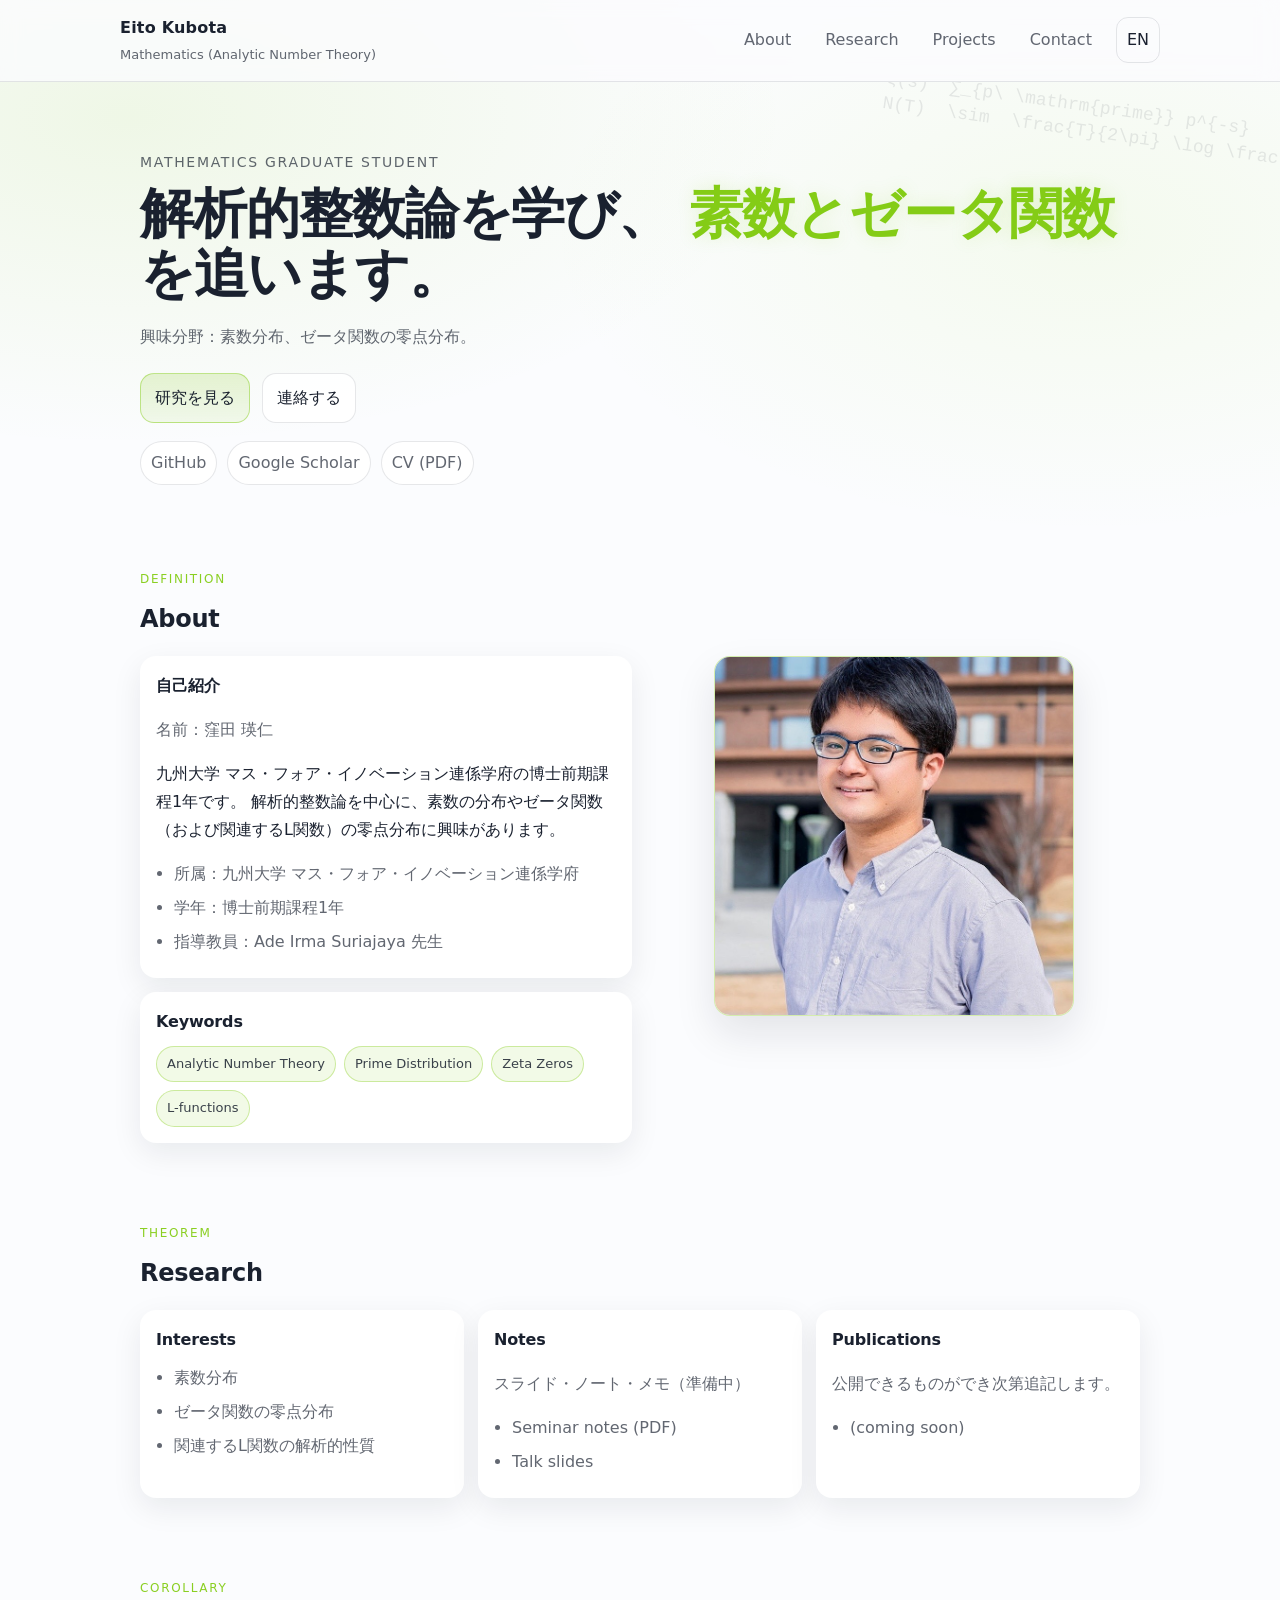
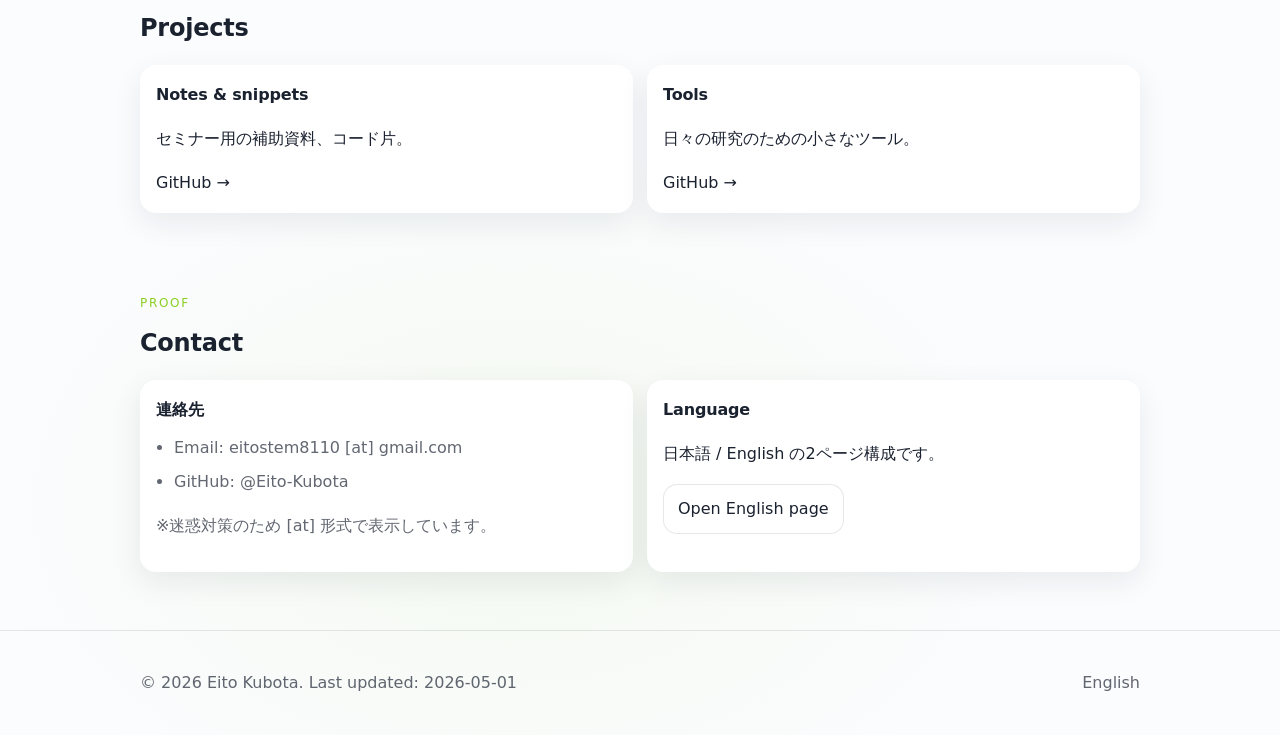
<file: index.html>
<!doctype html>
<html lang="ja">
<head>
  <meta charset="utf-8" />
  <meta name="viewport" content="width=device-width, initial-scale=1" />
  <title>Eito Kubota | 解析的整数論</title>
  <meta name="description" content="解析的整数論を研究する数学系大学院生の個人サイト" />
  <link rel="canonical" href="./" />
  <link rel="alternate" hreflang="en" href="./en/" />
  <link rel="stylesheet" href="./assets/styles.css" />
</head>
<body>
  <a class="skip-link" href="#main">本文へスキップ</a>

  <header class="site-header">
    <div class="container header-inner">
      <div class="brand">
        <a class="brand-link" href="./">Eito Kubota</a>
        <span class="brand-sub">Mathematics (Analytic Number Theory)</span>
      </div>
      <nav class="nav" aria-label="Primary">
        <a href="#about">About</a>
        <a href="#research">Research</a>
        <a href="#projects">Projects</a>
        <a href="#contact">Contact</a>
        <a class="lang-switch" href="./en/" lang="en" aria-label="Switch to English">EN</a>
      </nav>
    </div>
  </header>

  <main id="main">
    <section class="hero">
      <div class="container">
        <p class="kicker">Mathematics Graduate Student</p>
        <h1 class="hero-title">解析的整数論を学び、
          <span class="accent">素数とゼータ関数</span>を追います。</h1>
        <p class="hero-lead">
          興味分野：素数分布、ゼータ関数の零点分布。
        </p>
        <div class="hero-actions">
          <a class="btn btn-primary" href="#research">研究を見る</a>
          <a class="btn btn-ghost" href="#contact">連絡する</a>
        </div>
        <div class="hero-meta" aria-label="Quick links">
          <a class="pill" href="https://github.com/Eito-Kubota" target="_blank" rel="noreferrer">GitHub</a>
          <a class="pill" href="#" aria-disabled="true" title="後で追加できます">Google Scholar</a>
          <a class="pill" href="#" aria-disabled="true" title="後で追加できます">CV (PDF)</a>
        </div>
      </div>
      <div class="bg-math" aria-hidden="true">ζ(s)  ∑_{p\ \mathrm{prime}} p^{-s}
N(T)  \sim  \frac{T}{2\pi} \log \frac{T}{2\pi}
      </div>
    </section>

    <section id="about" class="section">
      <div class="container">
        <div class="section-head">
          <p class="label">Definition</p>
          <h2>About</h2>
        </div>

        <div class="about-grid">
          <div class="about-stack">
            <div class="card">
              <h3>自己紹介</h3>
              <p class="muted">名前：窪田 瑛仁</p>
              <p>
                九州大学 マス・フォア・イノベーション連係学府の博士前期課程1年です。
                解析的整数論を中心に、素数の分布やゼータ関数（および関連するL関数）の零点分布に興味があります。
              </p>
              <ul class="list">
                <li>所属：九州大学 マス・フォア・イノベーション連係学府</li>
                <li>学年：博士前期課程1年</li>
                <li>指導教員：Ade Irma Suriajaya 先生</li>
              </ul>
            </div>

            <div class="card">
              <h3>Keywords</h3>
              <ul class="tags" aria-label="Research keywords">
                <li>Analytic Number Theory</li>
                <li>Prime Distribution</li>
                <li>Zeta Zeros</li>
                <li>L-functions</li>
              </ul>
            </div>
          </div>

          <div class="about-photo">
            <img class="avatar" src="./assets/profile.jpg" alt="窪田 瑛仁のプロフィール写真" loading="lazy" decoding="async" />
          </div>
        </div>
      </div>
    </section>

    <section id="research" class="section">
      <div class="container">
        <div class="section-head">
          <p class="label">Theorem</p>
          <h2>Research</h2>
        </div>

        <div class="grid-3">
          <article class="card">
            <h3>Interests</h3>
            <ul class="list">
              <li>素数分布</li>
              <li>ゼータ関数の零点分布</li>
              <li>関連するL関数の解析的性質</li>
            </ul>
          </article>
          <article class="card">
            <h3>Notes</h3>
            <p class="muted">スライド・ノート・メモ（準備中）</p>
            <ul class="list">
              <li><a href="#" aria-disabled="true">Seminar notes (PDF)</a></li>
              <li><a href="#" aria-disabled="true">Talk slides</a></li>
            </ul>
          </article>
          <article class="card">
            <h3>Publications</h3>
            <p class="muted">公開できるものができ次第追記します。</p>
            <ul class="list">
              <li><span class="muted">(coming soon)</span></li>
            </ul>
          </article>
        </div>
      </div>
    </section>

    <section id="projects" class="section">
      <div class="container">
        <div class="section-head">
          <p class="label">Corollary</p>
          <h2>Projects</h2>
        </div>

        <div class="grid-2">
          <article class="card project">
            <h3>Notes & snippets</h3>
            <p>セミナー用の補助資料、コード片。</p>
            <p class="links"><a href="https://github.com/Eito-Kubota" target="_blank" rel="noreferrer">GitHub →</a></p>
          </article>
          <article class="card project">
            <h3>Tools</h3>
            <p>日々の研究のための小さなツール。</p>
            <p class="links"><a href="https://github.com/Eito-Kubota" target="_blank" rel="noreferrer">GitHub →</a></p>
          </article>
        </div>
      </div>
    </section>

    <section id="contact" class="section">
      <div class="container">
        <div class="section-head">
          <p class="label">Proof</p>
          <h2>Contact</h2>
        </div>

        <div class="grid-2">
          <div class="card">
            <h3>連絡先</h3>
            <ul class="list">
              <li>Email: <span class="muted">eitostem8110 [at] gmail.com</span></li>
              <li>GitHub: <a href="https://github.com/Eito-Kubota" target="_blank" rel="noreferrer">@Eito-Kubota</a></li>
            </ul>
            <p class="muted">※迷惑対策のため [at] 形式で表示しています。</p>
          </div>
          <div class="card">
            <h3>Language</h3>
            <p>日本語 / English の2ページ構成です。</p>
            <div class="hero-actions">
              <a class="btn btn-ghost" href="./en/" lang="en">Open English page</a>
            </div>
          </div>
        </div>
      </div>
    </section>
  </main>

  <footer class="site-footer">
    <div class="container footer-inner">
      <p class="muted">© <span id="y"></span> Eito Kubota. Last updated: 2026-05-01</p>
      <p class="muted"><a href="./en/" lang="en">English</a></p>
    </div>
  </footer>

  <script>
    document.getElementById('y').textContent = new Date().getFullYear();
  </script>
</body>
</html>
</file>
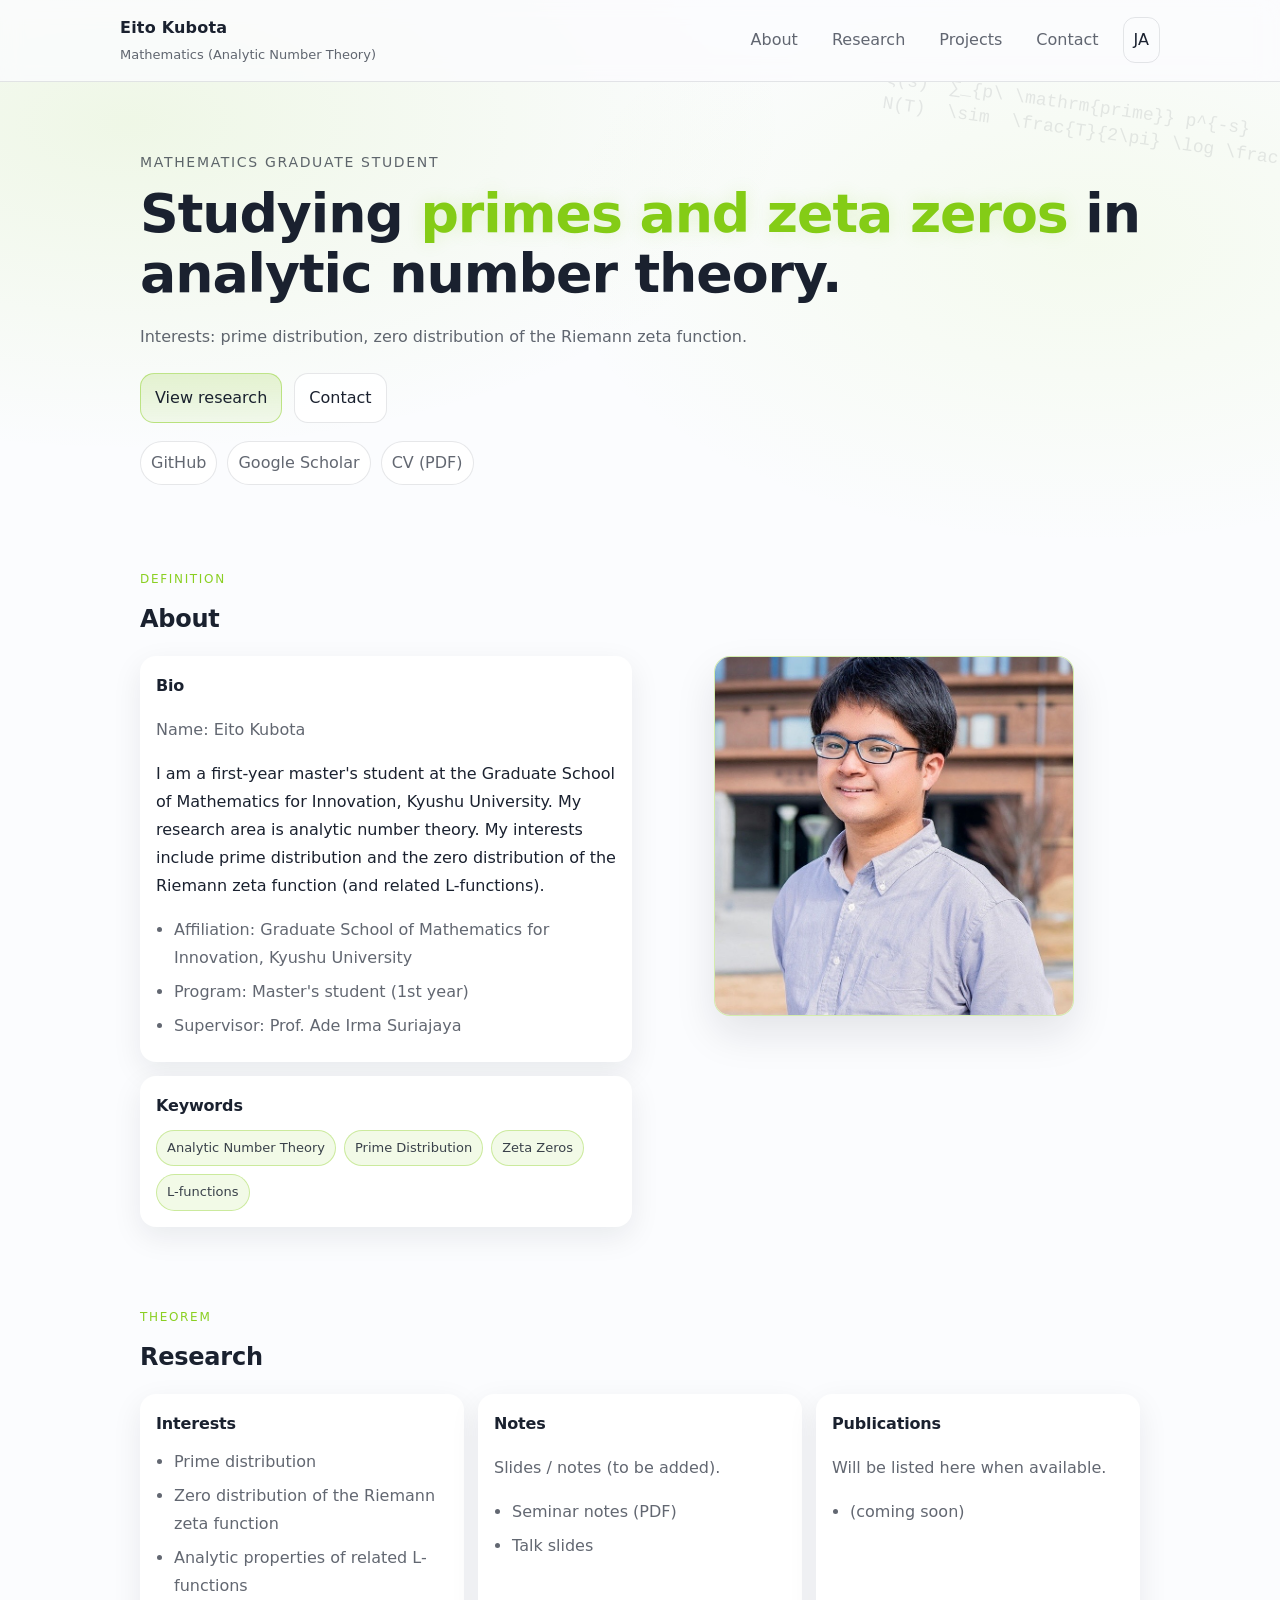
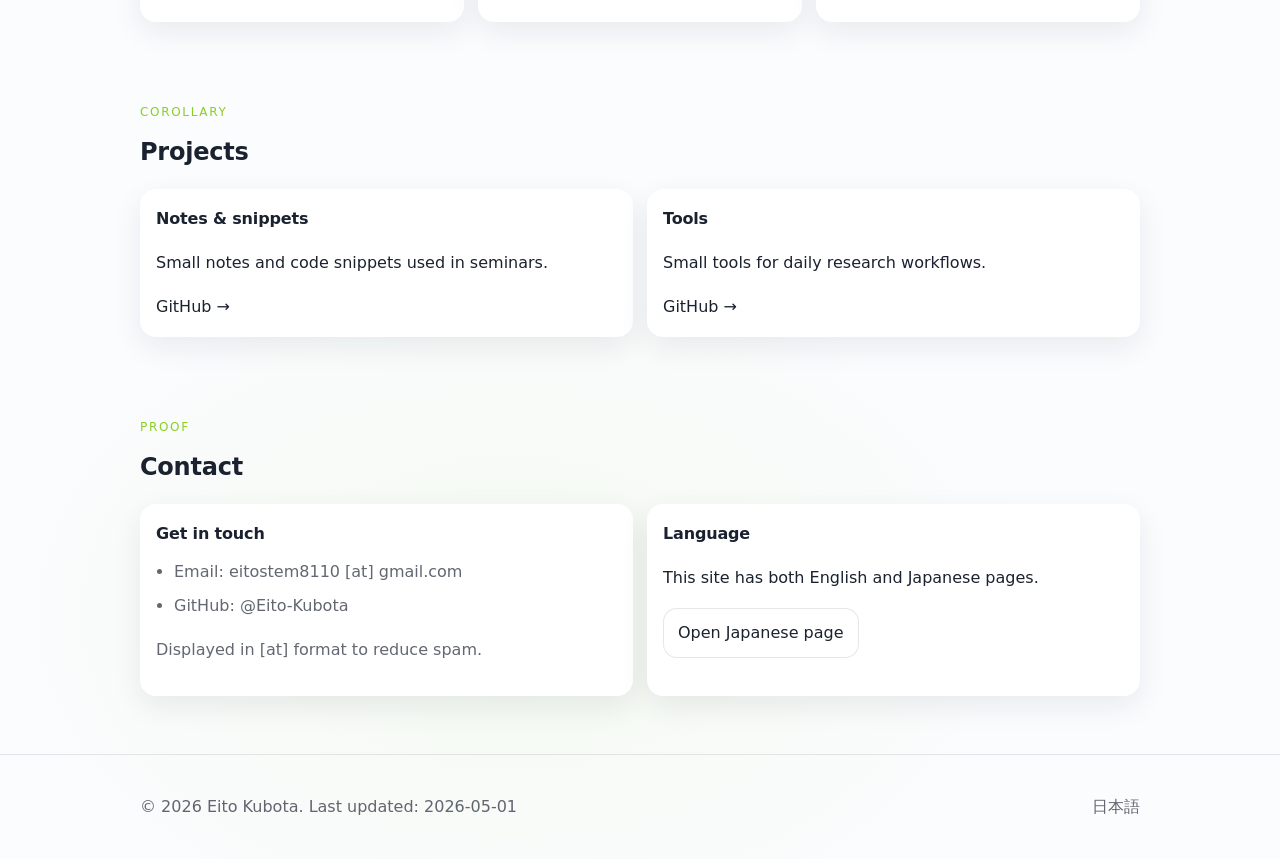
<file: en/index.html>
<!doctype html>
<html lang="en">
<head>
  <meta charset="utf-8" />
  <meta name="viewport" content="width=device-width, initial-scale=1" />
  <title>Eito Kubota | Analytic Number Theory</title>
  <meta name="description" content="Personal website of a mathematics graduate student working in analytic number theory." />
  <link rel="canonical" href="../en/" />
  <link rel="alternate" hreflang="ja" href="../" />
  <link rel="stylesheet" href="../assets/styles.css" />
</head>
<body>
  <a class="skip-link" href="#main">Skip to content</a>

  <header class="site-header">
    <div class="container header-inner">
      <div class="brand">
        <a class="brand-link" href="../en/">Eito Kubota</a>
        <span class="brand-sub">Mathematics (Analytic Number Theory)</span>
      </div>
      <nav class="nav" aria-label="Primary">
        <a href="#about">About</a>
        <a href="#research">Research</a>
        <a href="#projects">Projects</a>
        <a href="#contact">Contact</a>
        <a class="lang-switch" href="../" lang="ja" aria-label="日本語ページへ">JA</a>
      </nav>
    </div>
  </header>

  <main id="main">
    <section class="hero">
      <div class="container">
        <p class="kicker">Mathematics Graduate Student</p>
        <h1 class="hero-title">Studying
          <span class="accent">primes and zeta zeros</span>
          in analytic number theory.</h1>
        <p class="hero-lead">
          Interests: prime distribution, zero distribution of the Riemann zeta function.
        </p>
        <div class="hero-actions">
          <a class="btn btn-primary" href="#research">View research</a>
          <a class="btn btn-ghost" href="#contact">Contact</a>
        </div>
        <div class="hero-meta" aria-label="Quick links">
          <a class="pill" href="https://github.com/Eito-Kubota" target="_blank" rel="noreferrer">GitHub</a>
          <a class="pill" href="#" aria-disabled="true" title="Add later">Google Scholar</a>
          <a class="pill" href="#" aria-disabled="true" title="Add later">CV (PDF)</a>
        </div>
      </div>
      <div class="bg-math" aria-hidden="true">ζ(s)  ∑_{p\ \mathrm{prime}} p^{-s}
N(T)  \sim  \frac{T}{2\pi} \log \frac{T}{2\pi}
      </div>
    </section>

    <section id="about" class="section">
      <div class="container">
        <div class="section-head">
          <p class="label">Definition</p>
          <h2>About</h2>
        </div>

        <div class="about-grid">
          <div class="about-stack">
            <div class="card">
              <h3>Bio</h3>
              <p class="muted">Name: Eito Kubota</p>
              <p>
                I am a first-year master's student at the Graduate School of Mathematics for Innovation, Kyushu University.
                My research area is analytic number theory.
                My interests include prime distribution and the zero distribution of the Riemann zeta function (and related L-functions).
              </p>
              <ul class="list">
                <li>Affiliation: Graduate School of Mathematics for Innovation, Kyushu University</li>
                <li>Program: Master's student (1st year)</li>
                <li>Supervisor: Prof. Ade Irma Suriajaya</li>
              </ul>
            </div>

            <div class="card">
              <h3>Keywords</h3>
              <ul class="tags" aria-label="Research keywords">
                <li>Analytic Number Theory</li>
                <li>Prime Distribution</li>
                <li>Zeta Zeros</li>
                <li>L-functions</li>
              </ul>
            </div>
          </div>

          <div class="about-photo">
            <img class="avatar" src="../assets/profile.jpg" alt="Portrait of Eito Kubota" loading="lazy" decoding="async" />
          </div>
        </div>
      </div>
    </section>

    <section id="research" class="section">
      <div class="container">
        <div class="section-head">
          <p class="label">Theorem</p>
          <h2>Research</h2>
        </div>

        <div class="grid-3">
          <article class="card">
            <h3>Interests</h3>
            <ul class="list">
              <li>Prime distribution</li>
              <li>Zero distribution of the Riemann zeta function</li>
              <li>Analytic properties of related L-functions</li>
            </ul>
          </article>
          <article class="card">
            <h3>Notes</h3>
            <p class="muted">Slides / notes (to be added).</p>
            <ul class="list">
              <li><a href="#" aria-disabled="true">Seminar notes (PDF)</a></li>
              <li><a href="#" aria-disabled="true">Talk slides</a></li>
            </ul>
          </article>
          <article class="card">
            <h3>Publications</h3>
            <p class="muted">Will be listed here when available.</p>
            <ul class="list">
              <li><span class="muted">(coming soon)</span></li>
            </ul>
          </article>
        </div>
      </div>
    </section>

    <section id="projects" class="section">
      <div class="container">
        <div class="section-head">
          <p class="label">Corollary</p>
          <h2>Projects</h2>
        </div>

        <div class="grid-2">
          <article class="card project">
            <h3>Notes & snippets</h3>
            <p>Small notes and code snippets used in seminars.</p>
            <p class="links"><a href="https://github.com/Eito-Kubota" target="_blank" rel="noreferrer">GitHub →</a></p>
          </article>
          <article class="card project">
            <h3>Tools</h3>
            <p>Small tools for daily research workflows.</p>
            <p class="links"><a href="https://github.com/Eito-Kubota" target="_blank" rel="noreferrer">GitHub →</a></p>
          </article>
        </div>
      </div>
    </section>

    <section id="contact" class="section">
      <div class="container">
        <div class="section-head">
          <p class="label">Proof</p>
          <h2>Contact</h2>
        </div>

        <div class="grid-2">
          <div class="card">
            <h3>Get in touch</h3>
            <ul class="list">
              <li>Email: <span class="muted">eitostem8110 [at] gmail.com</span></li>
              <li>GitHub: <a href="https://github.com/Eito-Kubota" target="_blank" rel="noreferrer">@Eito-Kubota</a></li>
            </ul>
            <p class="muted">Displayed in [at] format to reduce spam.</p>
          </div>
          <div class="card">
            <h3>Language</h3>
            <p>This site has both English and Japanese pages.</p>
            <div class="hero-actions">
              <a class="btn btn-ghost" href="../" lang="ja">Open Japanese page</a>
            </div>
          </div>
        </div>
      </div>
    </section>
  </main>

  <footer class="site-footer">
    <div class="container footer-inner">
      <p class="muted">© <span id="y"></span> Eito Kubota. Last updated: 2026-05-01</p>
      <p class="muted"><a href="../" lang="ja">日本語</a></p>
    </div>
  </footer>

  <script>
    document.getElementById('y').textContent = new Date().getFullYear();
  </script>
</body>
</html>
</file>
<file: assets/styles.css>
/* Minimal, modern, lime-accent theme (very light) */

:root {
  --bg: #fbfcfe;
  --panel: #ffffff;
  --text: rgba(17, 24, 39, 0.96);   /* gray-900 */
  --muted: rgba(17, 24, 39, 0.66);
  --border: rgba(17, 24, 39, 0.10);

  /* yellow-green accent (calm lime) */
  --accent: #84cc16;
  --accent-2: #a3e635;

  --shadow: 0 10px 30px rgba(17, 24, 39, 0.08);

  --radius: 16px;
  --radius-sm: 12px;

  --max: 1040px;
}

* { box-sizing: border-box; }
html { scroll-behavior: smooth; }

body {
  margin: 0;
  background:
    radial-gradient(1200px 600px at 10% 5%, rgba(132, 204, 22, 0.10), transparent 55%),
    radial-gradient(900px 500px at 85% 10%, rgba(163, 230, 53, 0.08), transparent 60%),
    radial-gradient(900px 600px at 40% 90%, rgba(132, 204, 22, 0.06), transparent 60%),
    var(--bg);
  color: var(--text);
  font-family: ui-sans-serif, system-ui, -apple-system, "Segoe UI", Roboto, "Noto Sans", "Helvetica Neue", Arial, "Apple Color Emoji", "Segoe UI Emoji";
  line-height: 1.75;
}

a { color: inherit; text-decoration: none; }
a:hover { text-decoration: underline; text-decoration-color: rgba(132,204,22,0.55); }

.container {
  max-width: var(--max);
  margin: 0 auto;
  padding: 0 20px;
}

.skip-link {
  position: absolute;
  left: -9999px;
  top: 12px;
  background: #111827;
  color: #fff;
  padding: 10px 12px;
  border-radius: 10px;
  z-index: 999;
}
.skip-link:focus { left: 12px; }

.site-header {
  position: sticky;
  top: 0;
  z-index: 10;
  backdrop-filter: blur(10px);
  -webkit-backdrop-filter: blur(10px);
  background: rgba(251, 252, 254, 0.78);
  border-bottom: 1px solid var(--border);
}

.header-inner {
  display: flex;
  align-items: center;
  justify-content: space-between;
  gap: 18px;
  padding: 14px 0;
}

.brand { display: flex; flex-direction: column; gap: 2px; }
.brand-link {
  font-weight: 650;
  letter-spacing: 0.2px;
}
.brand-sub { color: var(--muted); font-size: 13px; }

.nav {
  display: flex;
  gap: 14px;
  align-items: center;
  flex-wrap: wrap;
  justify-content: flex-end;
}
.nav a {
  color: var(--muted);
  padding: 8px 10px;
  border-radius: 12px;
}
.nav a:hover {
  color: var(--text);
  background: rgba(17,24,39,0.05);
  text-decoration: none;
}

.lang-switch {
  border: 1px solid var(--border);
  color: var(--text) !important;
}

.hero {
  position: relative;
  padding: 68px 0 44px;
  overflow: hidden;
}

.kicker {
  margin: 0 0 10px;
  color: var(--muted);
  font-size: 14px;
  letter-spacing: 0.12em;
  text-transform: uppercase;
}

.hero-title {
  margin: 0;
  font-size: clamp(32px, 4.2vw, 54px);
  line-height: 1.12;
  letter-spacing: -0.02em;
}

.accent {
  color: var(--accent);
  text-shadow: 0 0 18px rgba(132, 204, 22, 0.16);
}

.hero-lead {
  margin: 18px 0 22px;
  color: var(--muted);
  max-width: 70ch;
}

.hero-actions {
  display: flex;
  gap: 12px;
  flex-wrap: wrap;
  align-items: center;
}

.btn {
  display: inline-flex;
  align-items: center;
  justify-content: center;
  gap: 10px;
  padding: 10px 14px;
  border-radius: 14px;
  border: 1px solid var(--border);
  background: rgba(255,255,255,0.9);
  color: var(--text);
  box-shadow: none;
}
.btn:hover {
  text-decoration: none;
  background: #ffffff;
}

.btn-primary {
  border-color: rgba(132,204,22,0.45);
  background: linear-gradient(180deg, rgba(132,204,22,0.18), rgba(132,204,22,0.08));
}

.btn-ghost {
  background: rgba(255,255,255,0.85);
}

.hero-meta {
  margin-top: 18px;
  display: flex;
  flex-wrap: wrap;
  gap: 10px;
}

.pill {
  border: 1px solid var(--border);
  color: var(--muted);
  padding: 7px 10px;
  border-radius: 999px;
  background: rgba(255,255,255,0.85);
}
.pill:hover {
  color: var(--text);
  text-decoration: none;
  border-color: rgba(132,204,22,0.40);
}

.bg-math {
  position: absolute;
  right: -120px;
  top: 20px;
  width: 520px;
  transform: rotate(8deg);
  color: rgba(17, 24, 39, 0.09);
  font-family: ui-monospace, SFMono-Regular, Menlo, Monaco, Consolas, "Liberation Mono", "Courier New", monospace;
  font-size: 18px;
  line-height: 1.4;
  white-space: pre-wrap;
  user-select: none;
}

.section {
  padding: 40px 0;
}

.section-head {
  display: flex;
  flex-direction: column;
  gap: 8px;
  margin-bottom: 16px;
}

.label {
  margin: 0;
  font-size: 12px;
  letter-spacing: 0.14em;
  text-transform: uppercase;
  color: rgba(132,204,22,0.95);
}

.section h2 {
  margin: 0;
  font-size: 24px;
  letter-spacing: -0.01em;
}

.grid-2 {
  display: grid;
  grid-template-columns: 1fr 1fr;
  gap: 14px;
}

.grid-3 {
  display: grid;
  grid-template-columns: repeat(3, 1fr);
  gap: 14px;
}

/* About: keep cards about half-width and put photo in remaining space */
.about-grid {
  display: grid;
  grid-template-columns: minmax(360px, 1fr) minmax(280px, 1fr);
  gap: 16px;
  align-items: start;
}

.about-stack {
  display: grid;
  grid-template-columns: 1fr;
  gap: 14px;
  max-width: 520px; /* keeps the stack around ~half of typical container */
}

.about-photo {
  display: flex;
  justify-content: center;
}

.avatar {
  width: min(360px, 90%);
  aspect-ratio: 1 / 1;
  border-radius: var(--radius);
  object-fit: cover;
  object-position: 50% 30%;
  border: 1px solid rgba(132, 204, 22, 0.35);
  box-shadow: 0 18px 40px rgba(17, 24, 39, 0.10);
  background: #fff;
}

.card {
  border: 1px solid var(10px);
  background: var(--panel);
  border-radius: var(--radius);
  padding: 16px 16px;
  box-shadow: var(--shadow);
}

.card h3 {
  margin: 0 0 10px;
  font-size: 16px;
  letter-spacing: -0.01em;
}

.muted { color: var(--muted); }

.list {
  margin: 0;
  padding-left: 18px;
  color: var(--muted);
}
.list li { margin: 6px 0; }

.tags {
  list-style: none;
  margin: 0;
  padding: 0;
  display: flex;
  flex-wrap: wrap;
  gap: 8px;
}

.tags li {
  font-size: 13px;
  color: rgba(17,24,39,0.82);
  border: 1px solid rgba(132,204,22,0.35);
  background: rgba(132,204,22,0.10);
  padding: 6px 10px;
  border-radius: 999px;
}

.links { margin: 10px 0 0; }

.site-footer {
  border-top: 1px solid var(--border);
  margin-top: 18px;
  padding: 22px 0;
}

.footer-inner {
  display: flex;
  gap: 10px;
  align-items: center;
  justify-content: space-between;
  flex-wrap: wrap;
}

/* Responsive */
@media (max-width: 920px) {
  .grid-3 { grid-template-columns: 1fr; }
  .bg-math { display: none; }
  .about-grid { grid-template-columns: 1fr; }
  .about-stack { max-width: none; }
  .about-photo { order: -1; justify-content: flex-start; }
  .avatar { width: min(260px, 70vw); }
}

@media (max-width: 760px) {
  .grid-2 { grid-template-columns: 1fr; }
  .nav { gap: 6px; }
}
</file>
